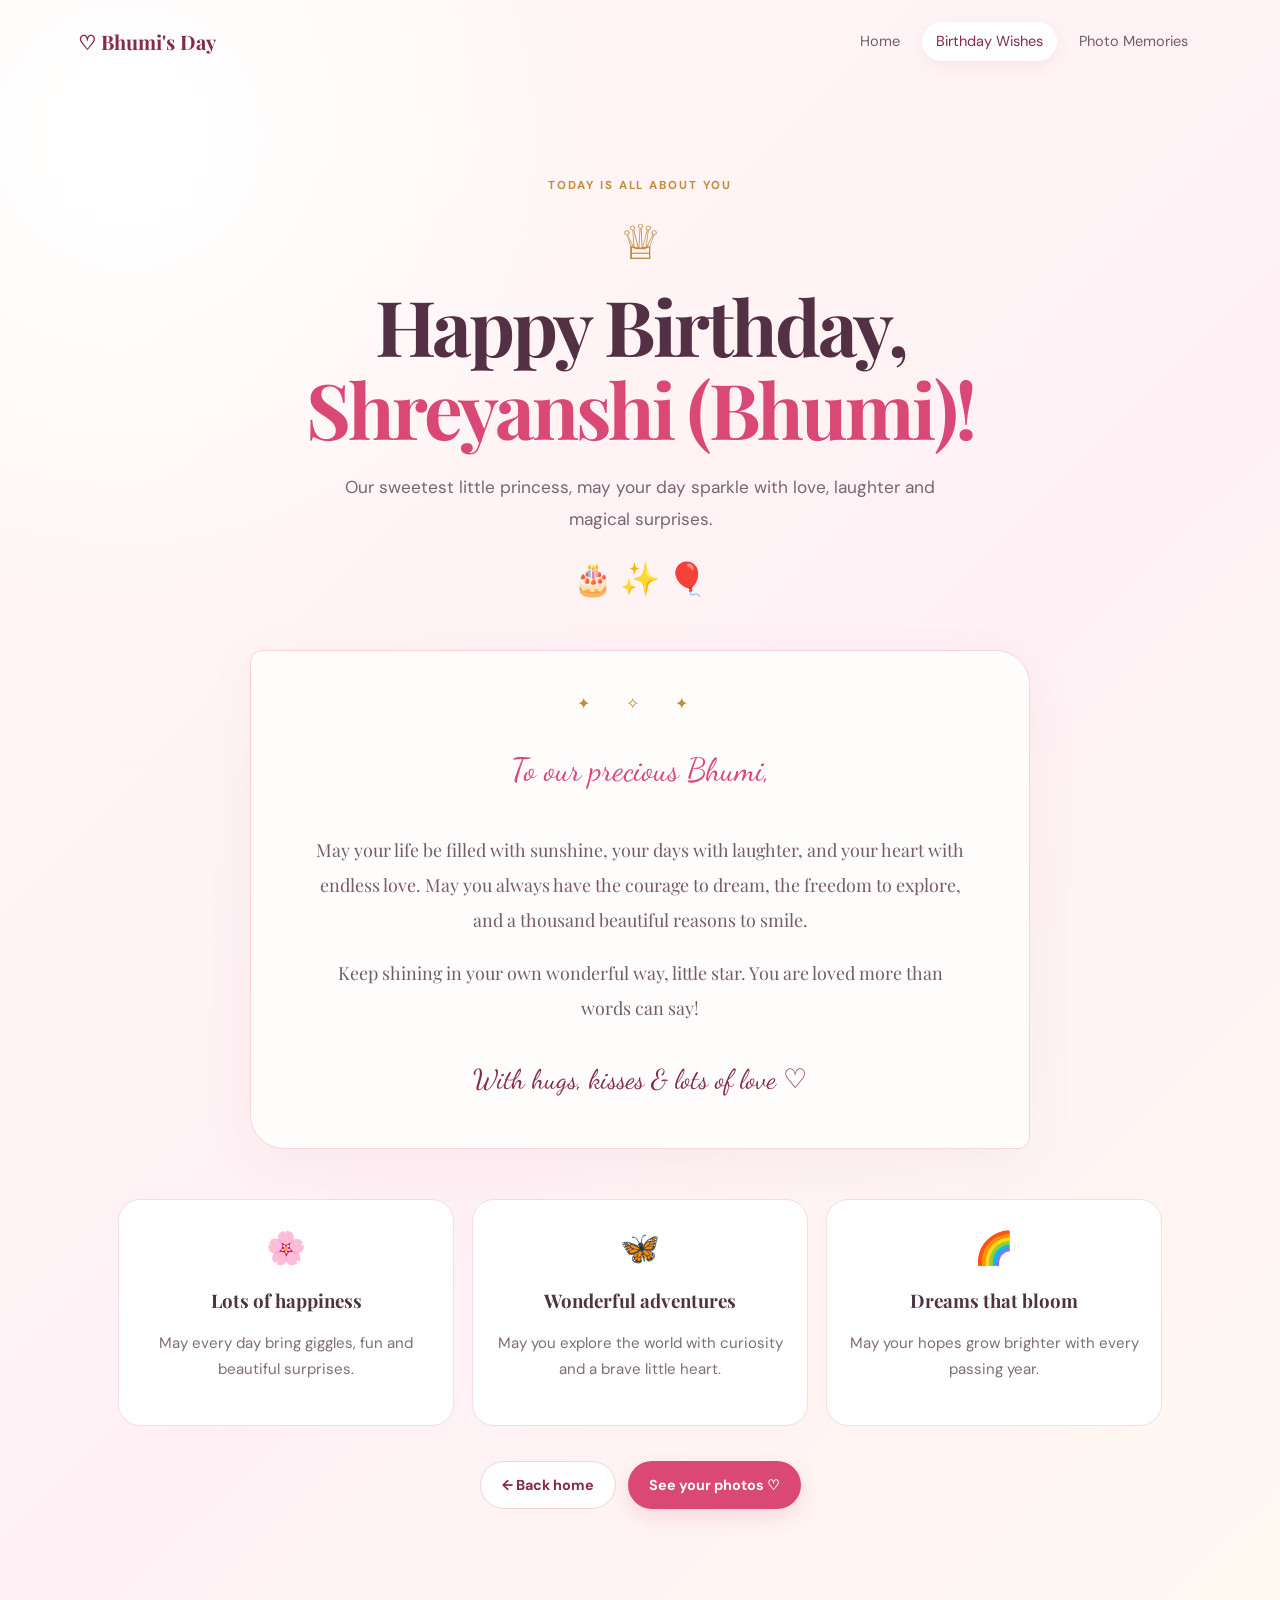
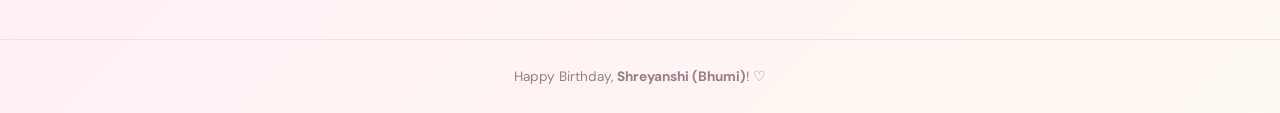
<file: greetings.html>
<!doctype html>
<html lang="en">
<head>
<meta charset="utf-8"><meta name="viewport" content="width=device-width, initial-scale=1">
<meta name="theme-color" content="#ffe6ef">
<title>Birthday Wishes for Bhumi</title><link rel="stylesheet" href="style.css">
</head>
<body>
<header class="topbar">
  <a class="brand" href="index.html">♡ Bhumi's Day</a>
  <nav aria-label="Main navigation"><a href="index.html">Home</a><a class="active" href="greetings.html">Birthday Wishes</a><a href="gallery.html">Photo Memories</a></nav>
</header>
<main class="inner-page">
  <section class="greeting-hero">
    <p class="eyebrow">Today is all about you</p>
    <div class="crown-big">♕</div>
    <h1>Happy Birthday,<br><span>Shreyanshi (Bhumi)!</span></h1>
    <p class="lead">Our sweetest little princess, may your day sparkle with love, laughter and magical surprises.</p>
    <div class="cake-emoji">🎂 ✨ 🎈</div>
  </section>
  <section class="wish-paper">
    <p class="script">To our precious Bhumi,</p>
    <p>May your life be filled with sunshine, your days with laughter, and your heart with endless love. May you always have the courage to dream, the freedom to explore, and a thousand beautiful reasons to smile.</p>
    <p>Keep shining in your own wonderful way, little star. You are loved more than words can say!</p>
    <p class="signature">With hugs, kisses &amp; lots of love ♡</p>
  </section>
  <section id="blessings" class="blessing-grid">
    <article><span>🌸</span><h3>Lots of happiness</h3><p>May every day bring giggles, fun and beautiful surprises.</p></article>
    <article><span>🦋</span><h3>Wonderful adventures</h3><p>May you explore the world with curiosity and a brave little heart.</p></article>
    <article><span>🌈</span><h3>Dreams that bloom</h3><p>May your hopes grow brighter with every passing year.</p></article>
  </section>
  <div class="center-actions"><a class="button secondary" href="index.html">← Back home</a><a class="button primary" href="gallery.html">See your photos ♡</a></div>
</main>
<footer>Happy Birthday, <strong>Shreyanshi (Bhumi)</strong>! ♡</footer>
<script src="script.js"></script>
</body>
</html>
</file>
<file: style.css>
@import url('https://fonts.googleapis.com/css2?family=DM+Sans:wght@400;500;600;700&family=Playfair+Display:wght@500;600;700&family=Dancing+Script:wght@600;700&display=swap');
:root{--rose:#d94876;--deep:#85294d;--pink:#ffe6ef;--blush:#fff5f8;--gold:#c18b39;--ink:#4d3440;--muted:#806d76;--cream:#fffaf6}
*{box-sizing:border-box}html{scroll-behavior:smooth}body{margin:0;color:var(--ink);font-family:'DM Sans',sans-serif;background:radial-gradient(circle at 10% 8%,#fff 0,transparent 25%),linear-gradient(135deg,#fff9f6,#fff0f5 55%,#fffaf1);min-height:100vh;overflow-x:hidden}
a{color:inherit}.topbar{max-width:1180px;margin:auto;padding:22px 28px;display:flex;align-items:center;justify-content:space-between;gap:20px}.brand{font-family:'Playfair Display',serif;font-size:1.25rem;text-decoration:none;color:var(--deep);font-weight:700}.topbar nav{display:flex;gap:8px;flex-wrap:wrap}.topbar nav a{text-decoration:none;color:#765a67;padding:10px 14px;border-radius:999px;font-size:.91rem}.topbar nav a:hover,.topbar nav a.active{background:#fff;color:var(--deep);box-shadow:0 5px 18px #8b3d5d12}
.hero{max-width:1180px;margin:18px auto 70px;padding:35px 28px;display:grid;grid-template-columns:1.08fr .92fr;align-items:center;gap:40px;min-height:560px}.eyebrow{text-transform:uppercase;letter-spacing:.17em;font-size:.72rem;font-weight:700;color:var(--gold);margin:0 0 18px}.hero h1,.inner-page h1{font-family:'Playfair Display',serif;font-size:clamp(2.5rem,5vw,4.7rem);line-height:1.08;letter-spacing:-.04em;margin:0 0 22px;color:#543044}.hero h1 span,.inner-page h1 span{color:var(--rose)}.lead{font-size:1.08rem;line-height:1.85;color:#796571;max-width:570px}.hero-actions{display:flex;gap:12px;flex-wrap:wrap;margin-top:28px}.button{display:inline-flex;align-items:center;justify-content:center;text-decoration:none;border-radius:999px;padding:14px 21px;font-weight:700;font-size:.9rem;transition:transform .2s,box-shadow .2s}.button:hover{transform:translateY(-2px);box-shadow:0 10px 25px #b94b741f}.primary{background:var(--rose);color:white;box-shadow:0 8px 20px #c8437228}.secondary{background:#fff;color:var(--deep);border:1px solid #f3d3df}.tiny-note{font-size:.82rem;color:#a08b95;margin-top:24px}.hero-photo-wrap{position:relative;max-width:450px;width:100%;margin:auto}.halo{position:absolute;inset:6% -5% -4%;border-radius:48% 52% 45% 55%;background:linear-gradient(145deg,#f8c9d9,#ffe8b8);transform:rotate(-7deg);filter:blur(1px)}.hero-photo{position:relative;width:100%;height:500px;object-fit:cover;object-position:center 25%;border:10px solid #fff;border-radius:48% 48% 22px 22px;box-shadow:0 25px 70px #7b3e5520}.photo-label{position:relative;background:#fff;border-radius:999px;padding:13px 20px;text-align:center;margin:-28px auto 0;width:max-content;max-width:90%;box-shadow:0 8px 30px #65364b18;color:var(--deep);font-family:'Dancing Script',cursive;font-size:1.3rem}.photo-label span{color:var(--rose);padding:0 7px}.floating-star{position:absolute;color:var(--gold);font-size:2.1rem}.star-a{top:4%;right:-8%}.star-b{left:-8%;bottom:17%;font-size:2.7rem}.sparkle{position:fixed;color:#d4a45b;opacity:.3;pointer-events:none;font-size:3rem}.sparkle-one{top:20%;left:2%}.sparkle-two{bottom:8%;right:3%}
.welcome-card{max-width:900px;margin:0 auto 75px;background:#fffdfb;border:1px solid #f7dce5;border-radius:30px;padding:45px 35px;text-align:center;box-shadow:0 20px 70px #873d5c0b}.mini-crown,.crown-big{color:var(--gold);font-size:2.4rem}.welcome-card h2{font-family:'Playfair Display',serif;font-size:clamp(1.7rem,3vw,2.5rem);margin:8px 0 15px}.welcome-card>p:not(.eyebrow){max-width:700px;margin:0 auto 22px;line-height:1.9;color:var(--muted)}.text-link,.feature a{font-weight:700;color:var(--rose);text-decoration:none}.feature-row{max-width:1100px;margin:0 auto 80px;padding:0 28px;display:grid;grid-template-columns:repeat(3,1fr);gap:18px}.feature{background:#fff;border:1px solid #f7e0e7;border-radius:24px;padding:27px;box-shadow:0 12px 35px #773b5408}.feature-icon{font-size:2rem}.feature h3{font-family:'Playfair Display',serif;font-size:1.3rem;margin:13px 0 8px}.feature p{color:var(--muted);line-height:1.7;min-height:55px}.feature a{font-size:.9rem}
footer{text-align:center;padding:28px 15px;color:#9b7d8a;font-size:.85rem;border-top:1px solid #f5dce5}.inner-page{max-width:1100px;margin:20px auto 75px;padding:20px 28px}.greeting-hero{text-align:center;padding:55px 20px 35px}.greeting-hero h1{font-size:clamp(2.8rem,6vw,5rem)}.greeting-hero .lead{margin:0 auto;max-width:650px}.crown-big{font-size:3rem;margin-bottom:10px}.cake-emoji{font-size:2rem;margin-top:22px}.wish-paper{max-width:780px;margin:15px auto 50px;background:#fffdfb;border:1px solid #f4d5e0;border-radius:12px 34px 12px 34px;padding:42px clamp(25px,6vw,65px);box-shadow:0 15px 55px #8a3b5b0c;text-align:center;position:relative}.wish-paper:before{content:'✦  ✧  ✦';display:block;color:var(--gold);letter-spacing:1em;margin-bottom:25px}.wish-paper p{font-family:'Playfair Display',serif;font-size:1.12rem;line-height:1.95;color:#745b68}.wish-paper .script{font-family:'Dancing Script',cursive;font-size:2rem;color:var(--rose);margin-top:0}.wish-paper .signature{font-family:'Dancing Script',cursive;font-size:1.7rem;color:var(--deep);margin-bottom:0}.blessing-grid{display:grid;grid-template-columns:repeat(3,1fr);gap:18px;margin:0 auto 35px}.blessing-grid article{text-align:center;padding:27px 22px;border-radius:22px;background:#fff;border:1px solid #f6dce5}.blessing-grid span{font-size:2rem}.blessing-grid h3{font-family:'Playfair Display',serif}.blessing-grid p{line-height:1.7;color:var(--muted);font-size:.94rem}.center-actions{display:flex;justify-content:center;gap:12px;flex-wrap:wrap;margin:35px 0}.gallery-heading{text-align:center;padding:40px 10px 30px}.gallery-heading h1{font-size:clamp(2.5rem,5vw,4.3rem)}.gallery-heading .lead{margin:0 auto}.gallery-grid{display:grid;grid-template-columns:repeat(3,1fr);gap:20px}.gallery-card{margin:0;background:#fff;padding:10px 10px 15px;border-radius:10px;box-shadow:0 12px 35px #6f314b13;transform:rotate(var(--tilt,0deg));transition:transform .25s}.gallery-card:nth-child(3n+1){--tilt:-1.5deg}.gallery-card:nth-child(3n+2){--tilt:1.2deg}.gallery-card:hover{transform:rotate(0) translateY(-5px)}.gallery-card img{width:100%;height:310px;object-fit:cover;object-position:center 25%;display:block;border-radius:5px;background:#fff0f5}.gallery-card.tall img{height:370px}.gallery-card figcaption{text-align:center;padding:13px 5px 0;font-family:'Dancing Script',cursive;font-size:1.3rem;color:var(--deep)}.gallery-card.poster{grid-column:span 2}.gallery-card.poster img{object-fit:contain;object-position:center;background:#fff6f8}
@media(max-width:760px){.topbar{padding:18px 18px;align-items:flex-start;flex-direction:column}.topbar nav{gap:2px}.topbar nav a{padding:9px 10px;font-size:.82rem}.hero{grid-template-columns:1fr;padding:25px 22px;gap:32px;margin-top:0}.hero-copy{text-align:center}.hero .lead{margin:0 auto}.hero-actions{justify-content:center}.hero-photo-wrap{max-width:360px}.hero-photo{height:420px}.welcome-card{margin:0 18px 50px;padding:35px 22px}.feature-row{grid-template-columns:1fr;padding:0 18px;margin-bottom:50px}.feature p{min-height:0}.inner-page{padding:10px 18px 35px;margin-top:0}.blessing-grid{grid-template-columns:1fr}.gallery-grid{grid-template-columns:repeat(2,minmax(0,1fr));gap:12px}.gallery-card img,.gallery-card.tall img{height:245px}.gallery-card.poster{grid-column:span 2}.gallery-card.poster img{height:350px}.greeting-hero{padding:40px 5px 25px}.wish-paper{padding:32px 22px}.gallery-heading{padding-top:30px}}@media(max-width:420px){.gallery-grid{grid-template-columns:1fr}.gallery-card.poster{grid-column:span 1}.gallery-card img,.gallery-card.tall img{height:340px}.gallery-card.poster img{height:450px}.hero h1{font-size:2.55rem}.hero-photo{height:390px}}
</file>
